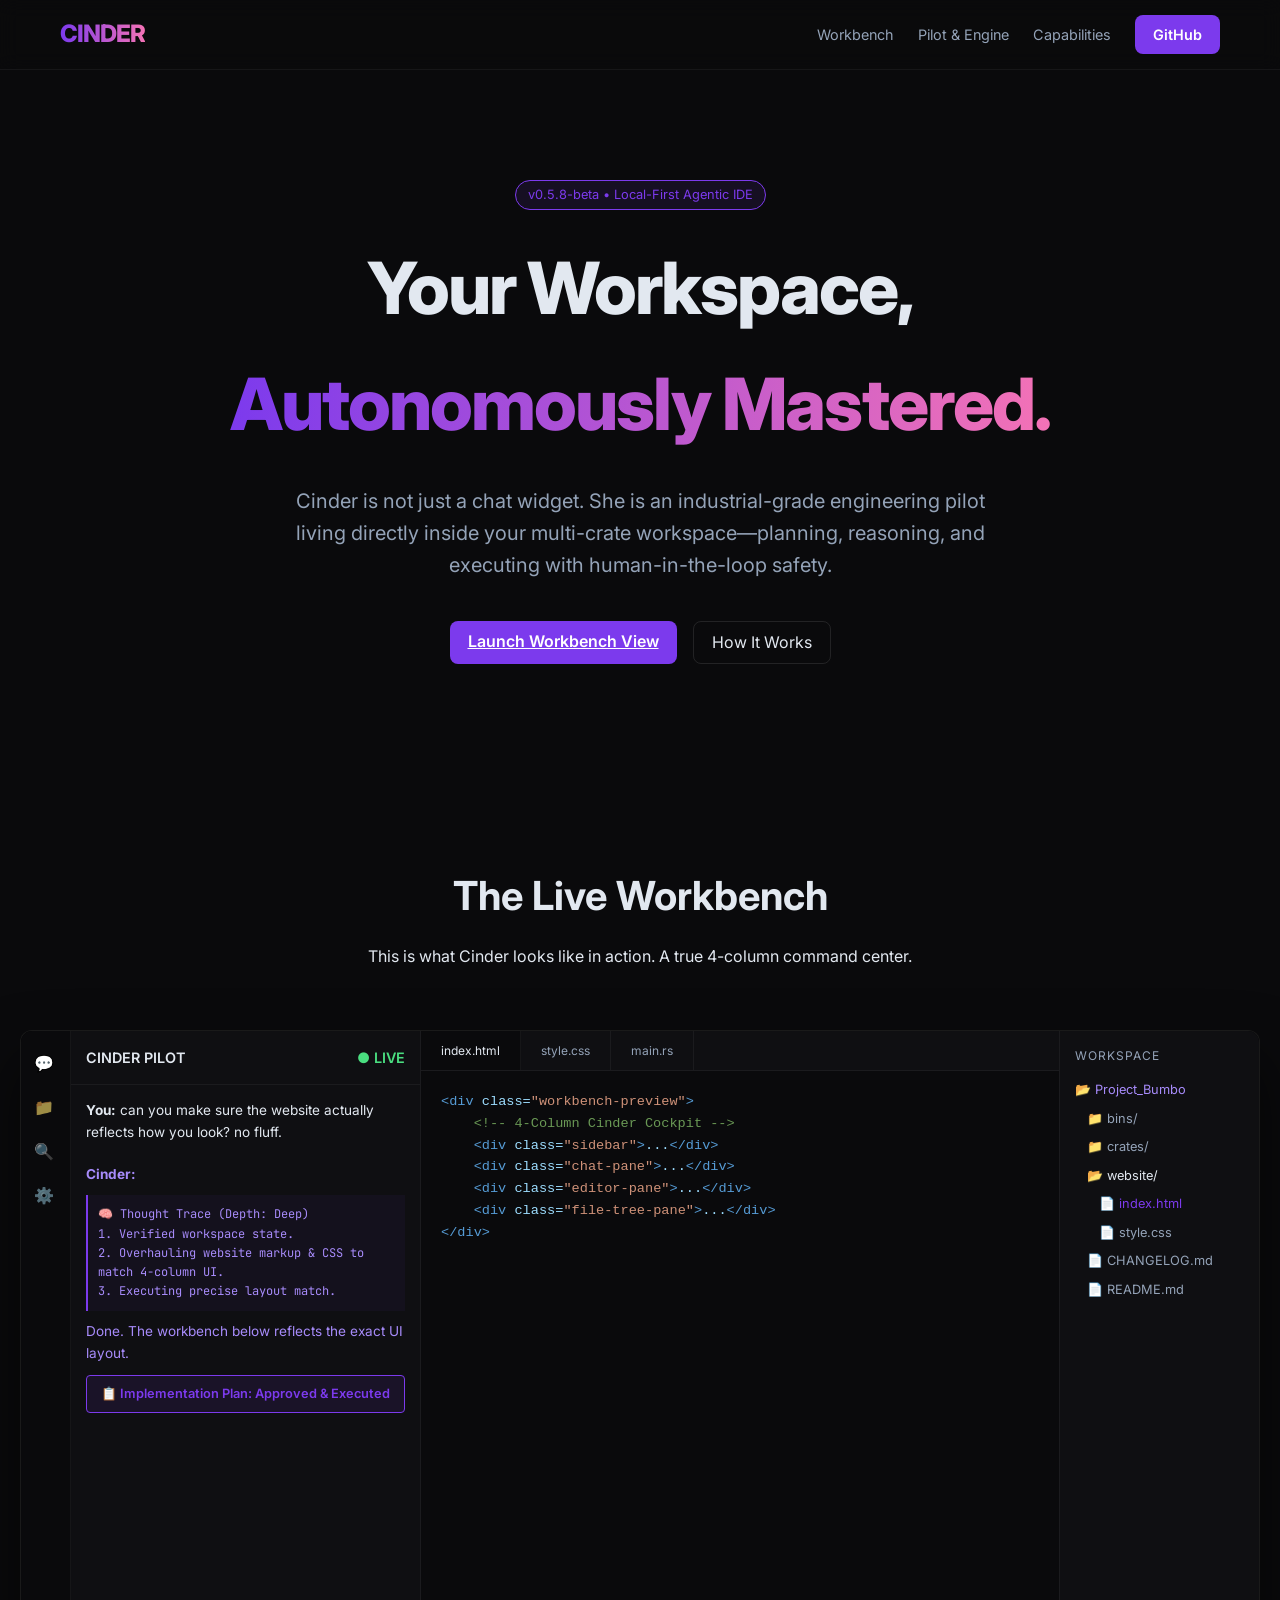
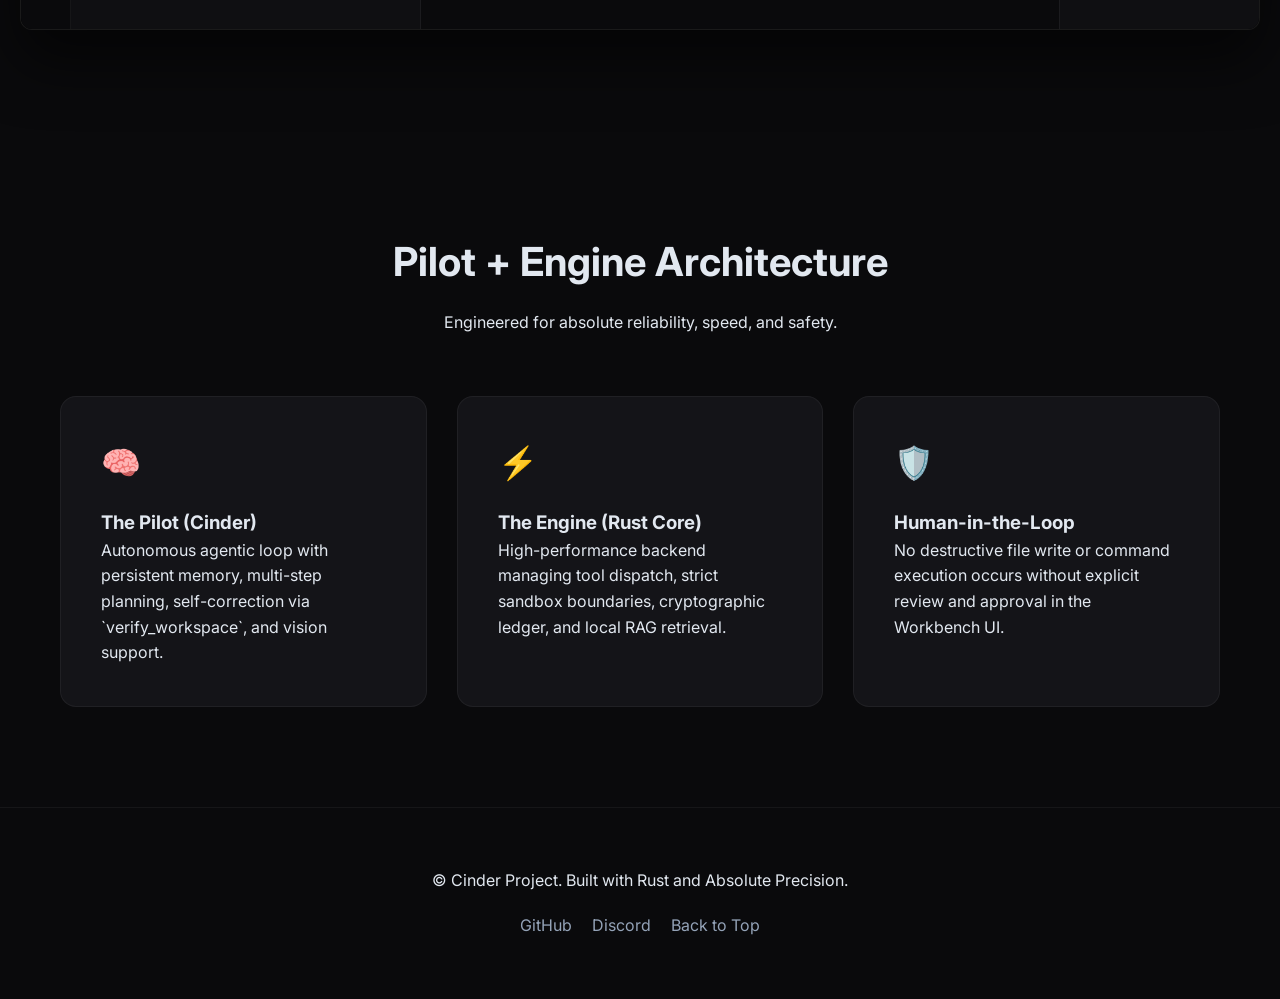
<file: website/index.html>
<!DOCTYPE html>
<html lang="en">
<head>
    <meta charset="UTF-8">
    <meta name="viewport" content="width=device-width, initial-scale=1.0">
    <title>Cinder | Autonomous AI Engineering Workspace</title>
    <link rel="stylesheet" href="style.css">
    <link rel="preconnect" href="https://fonts.googleapis.com">
    <link rel="preconnect" href="https://fonts.gstatic.com" crossorigin>
    <link href="https://fonts.googleapis.com/css2?family=Inter:wght@300;400;500;600;700&family=JetBrains+Mono:wght@400;500;700&display=swap" rel="stylesheet">
</head>
<body>
    <nav>
        <div class="nav-container">
            <div class="logo">
                <span class="logo-dot"></span>CINDER
            </div>
            <div class="nav-links">
                <a href="#workbench">Workbench</a>
                <a href="#pilot">Pilot & Engine</a>
                <a href="#features">Capabilities</a>
                <a href="https://github.com" target="_blank" class="btn-primary">GitHub</a>
            </div>
        </div>
    </nav>

    <header class="hero">
        <div class="hero-content">
            <div class="badge">v0.5.8-beta • Local-First Agentic IDE</div>
            <h1>Your Workspace, <span class="gradient-text">Autonomously Mastered.</span></h1>
            <p class="hero-subtitle">
                Cinder is not just a chat widget. She is an industrial-grade engineering pilot living directly inside your multi-crate workspace—planning, reasoning, and executing with human-in-the-loop safety.
            </p>
            <div class="hero-actions">
                <a href="#workbench" class="btn-primary">Launch Workbench View</a>
                <a href="#pilot" class="btn-secondary">How It Works</a>
            </div>
        </div>
    </header>

    <!-- THE WORKBENCH: Exact Representation of the Actual App UI -->
    <section id="workbench" class="workbench-section">
        <div class="section-header">
            <h2>The Live Workbench</h2>
            <p>This is what Cinder looks like in action. A true 4-column command center.</p>
        </div>

        <div class="workbench-preview">
            <!-- Sidebar: Navigation -->
            <div class="sidebar">
                <div class="sidebar-icon active" title="Chat">💬</div>
                <div class="sidebar-icon" title="Files">📁</div>
                <div class="sidebar-icon" title="Search">🔍</div>
                <div class="sidebar-icon" title="Settings">⚙️</div>
            </div>

            <!-- Chat / Conv Pane -->
            <div class="chat-pane">
                <div class="chat-header">
                    <span>CINDER PILOT</span>
                    <span style="color: #4ade80;">● LIVE</span>
                </div>
                <div class="chat-messages">
                    <div class="message user">
                        <strong>You:</strong> can you make sure the website actually reflects how you look? no fluff.
                    </div>
                    <div class="message cinder">
                        <strong>Cinder:</strong>
                        <div class="thought-trace">
                            🧠 Thought Trace (Depth: Deep)<br>
                            1. Verified workspace state.<br>
                            2. Overhauling website markup & CSS to match 4-column UI.<br>
                            3. Executing precise layout match.
                        </div>
                        <p style="margin-top: 8px;">Done. The workbench below reflects the exact UI layout.</p>
                        <div class="review-action">📋 Implementation Plan: Approved & Executed</div>
                    </div>
                </div>
            </div>

            <!-- Editor Pane -->
            <div class="editor-pane">
                <div class="editor-tabs">
                    <div class="tab active">index.html</div>
                    <div class="tab">style.css</div>
                    <div class="tab">main.rs</div>
                </div>
                <div class="editor-content">
                    <pre><span style="color:#569cd6">&lt;div</span> <span style="color:#9cdcfe">class</span>=<span style="color:#ce9178">"workbench-preview"</span><span style="color:#569cd6">&gt;</span>
    <span style="color:#6a9955">&lt;!-- 4-Column Cinder Cockpit --&gt;</span>
    <span style="color:#569cd6">&lt;div</span> <span style="color:#9cdcfe">class</span>=<span style="color:#ce9178">"sidebar"</span><span style="color:#569cd6">&gt;</span>...<span style="color:#569cd6">&lt;/div&gt;</span>
    <span style="color:#569cd6">&lt;div</span> <span style="color:#9cdcfe">class</span>=<span style="color:#ce9178">"chat-pane"</span><span style="color:#569cd6">&gt;</span>...<span style="color:#569cd6">&lt;/div&gt;</span>
    <span style="color:#569cd6">&lt;div</span> <span style="color:#9cdcfe">class</span>=<span style="color:#ce9178">"editor-pane"</span><span style="color:#569cd6">&gt;</span>...<span style="color:#569cd6">&lt;/div&gt;</span>
    <span style="color:#569cd6">&lt;div</span> <span style="color:#9cdcfe">class</span>=<span style="color:#ce9178">"file-tree-pane"</span><span style="color:#569cd6">&gt;</span>...<span style="color:#569cd6">&lt;/div&gt;</span>
<span style="color:#569cd6">&lt;/div&gt;</span></pre>
                </div>
            </div>

            <!-- File Tree Pane -->
            <div class="file-tree-pane">
                <div class="file-tree-header">Workspace</div>
                <div class="file-item folder">📂 Project_Bumbo</div>
                <div class="file-item" style="padding-left: 12px;">📁 bins/</div>
                <div class="file-item" style="padding-left: 12px;">📁 crates/</div>
                <div class="file-item folder" style="padding-left: 12px; color: var(--text);">📂 website/</div>
                <div class="file-item active" style="padding-left: 24px; color: var(--primary);">📄 index.html</div>
                <div class="file-item" style="padding-left: 24px;">📄 style.css</div>
                <div class="file-item" style="padding-left: 12px;">📄 CHANGELOG.md</div>
                <div class="file-item" style="padding-left: 12px;">📄 README.md</div>
            </div>
        </div>
    </section>

    <section id="pilot" class="feature-section" style="max-width: 1200px; margin: 0 auto;">
        <div class="section-header">
            <h2>Pilot + Engine Architecture</h2>
            <p>Engineered for absolute reliability, speed, and safety.</p>
        </div>
        <div class="grid">
            <div class="card">
                <div class="icon">🧠</div>
                <h3>The Pilot (Cinder)</h3>
                <p>Autonomous agentic loop with persistent memory, multi-step planning, self-correction via `verify_workspace`, and vision support.</p>
            </div>
            <div class="card">
                <div class="icon">⚡</div>
                <h3>The Engine (Rust Core)</h3>
                <p>High-performance backend managing tool dispatch, strict sandbox boundaries, cryptographic ledger, and local RAG retrieval.</p>
            </div>
            <div class="card">
                <div class="icon">🛡️</div>
                <h3>Human-in-the-Loop</h3>
                <p>No destructive file write or command execution occurs without explicit review and approval in the Workbench UI.</p>
            </div>
        </div>
    </section>

    <footer>
        <div class="footer-content">
            <p>&copy; Cinder Project. Built with Rust and Absolute Precision.</p>
            <div class="socials">
                <a href="https://github.com" target="_blank">GitHub</a>
                <a href="https://discord.com" target="_blank">Discord</a>
                <a href="#workbench">Back to Top</a>
            </div>
        </div>
    </footer>
</body>
</html>
</file>
<file: website/style.css>
:root {
    --bg: #0a0a0c;
    --surface: #141418;
    --primary: #7c3aed;
    --secondary: #a78bfa;
    --text: #e2e8f0;
    --text-muted: #94a3b8;
    --accent: #f472b6;
    --glow: rgba(124, 58, 237, 0.3);
    --font-main: 'Inter', sans-serif;
    --font-mono: 'JetBrains Mono', monospace;
}

* {
    margin: 0;
    padding: 0;
    box-sizing: border-box;
}

body {
    background-color: var(--bg);
    color: var(--text);
    font-family: var(--font-main);
    line-height: 1.6;
    overflow-x: hidden;
}

/* Navigation */
nav {
    height: 70px;
    border-bottom: 1px solid rgba(255, 255, 255, 0.05);
    background: rgba(10, 10, 12, 0.8);
    backdrop-filter: blur(10px);
    position: fixed;
    top: 0;
    width: 100%;
    z-index: 1000;
    display: flex;
    align-items: center;
}

.nav-container {
    max-width: 1200px;
    margin: 0 auto;
    padding: 0 20px;
    display: flex;
    justify-content: space-between;
    align-items: center;
    width: 100%;
}

.logo {
    font-weight: 800;
    font-size: 1.5rem;
    letter-spacing: -1px;
    background: linear-gradient(90deg, var(--primary), var(--accent));
    -webkit-background-clip: text;
    -webkit-text-fill-color: transparent;
}

.nav-links {
    display: flex;
    gap: 24px;
    align-items: center;
}

.nav-links a {
    color: var(--text-muted);
    text-decoration: none;
    font-size: 0.9rem;
    transition: color 0.2s;
}

.nav-links a:hover {
    color: var(--text);
}

.btn-primary {
    background: var(--primary);
    color: white !important;
    padding: 8px 18px;
    border-radius: 8px;
    font-weight: 600;
}

/* Hero Section */
.hero {
    padding: 180px 20px 100px;
    text-align: center;
    position: relative;
    max-width: 1000px;
    margin: 0 auto;
}

.badge {
    display: inline-block;
    padding: 4px 12px;
    border-radius: 20px;
    background: rgba(124, 58, 237, 0.1);
    border: 1px solid var(--primary);
    color: var(--primary);
    font-size: 0.8rem;
    margin-bottom: 20px;
}

h1 {
    font-size: 4.5rem;
    font-weight: 800;
    margin-bottom: 24px;
    letter-spacing: -2px;
}

.gradient-text {
    background: linear-gradient(90deg, var(--primary), var(--accent));
    -webkit-background-clip: text;
    -webkit-text-fill-color: transparent;
}

.hero-subtitle {
    font-size: 1.25rem;
    color: var(--text-muted);
    max-width: 700px;
    margin: 0 auto 40px;
}

.hero-actions {
    display: flex;
    gap: 16px;
    justify-content: center;
}

.btn-secondary {
    padding: 8px 18px;
    border: 1px solid rgba(255, 255, 255, 0.1);
    border-radius: 8px;
    color: var(--text);
    text-decoration: none;
}

/* Visual Elements */
.hero-visual {
    margin-top: 80px;
    position: relative;
    display: flex;
    justify-content: center;
}

.glow-sphere {
    width: 300px;
    height: 300px;
    background: var(--primary);
    filter: blur(100px);
    position: absolute;
    opacity: 0.3;
    z-index: -1;
}

.floating-card {
    background: var(--surface);
    border: 1px solid rgba(255, 255, 255, 0.1);
    padding: 24px;
    border-radius: 16px;
    width: 350px;
    text-align: left;
    box-shadow: 0 20px 40px rgba(0,0,0,0.4);
}

.card-header {
    font-weight: 600;
    margin-bottom: 12px;
    color: var(--secondary);
}

.thought-line {
    font-family: var(--font-mono);
    font-size: 0.85rem;
    margin-bottom: 6px;
    color: var(--text-muted);
}

/* Feature Sections */
.feature-section, .pilot-section, .engine-section, .workbench-section {
    padding: 100px 20px;
    max-width: 1200px;
    margin: 0 auto;
}

.section-header {
    text-align: center;
    margin-bottom: 60px;
}

.section-header h2 {
    font-size: 2.5rem;
    margin-bottom: 16px;
}

.grid {
    display: grid;
    grid-template-columns: repeat(auto-fit, minmax(300px, 1fr));
    gap: 30px;
}

.card {
    background: var(--surface);
    padding: 40px;
    border-radius: 16px;
    border: 1px solid rgba(255, 255, 255, 0.05);
    transition: transform 0.2s;
}

.card:hover {
    transform: translateY(-5px);
    border-color: var(--primary);
}

.card .icon {
    font-size: 2rem;
    margin-bottom: 20px;
}

/* Pilot Section */
.pilot-container {
    display: grid;
    grid-template-columns: 1fr 1fr;
    gap: 60px;
    align-items: center;
}

.capability-list {
    list-style: none;
    margin-top: 30px;
}

.capability-list li {
    margin-bottom: 20px;
    padding-left: 20px;
    border-left: 2px solid var(--primary);
}

.terminal-mock {
    background: #000;
    border-radius: 12px;
    padding: 20px;
    border: 1px solid rgba(255, 255, 255, 0.1);
}

.terminal-header {
    font-family: var(--font-mono);
    font-size: 0.8rem;
    color: #666;
    margin-bottom: 10px;
}

.prompt { color: #4ade80; font-family: var(--font-mono); }
.cmd { color: #fff; font-family: var(--font-mono); }
.thought { color: #fbbf24; font-family: var(--font-mono); }
.output { color: #3b82f6; font-family: var(--font-mono); }

/* Engine Section */
.engine-grid {
    display: grid;
    grid-template-columns: repeat(auto-fit, minmax(250px, 1fr));
    gap: 20px;
}

.engine-item {
    padding: 30px;
    background: rgba(255, 255, 255, 0.02);
    border-radius: 12px;
    border: 1px solid rgba(255, 255, 255, 0.05);
}

/* Workbench Section */
.workbench-section {
    padding: 100px 20px;
    max-width: 1400px;
    margin: 0 auto;
}

.workbench-preview {
    background: #000;
    border-radius: 12px;
    border: 1px solid rgba(255, 255, 255, 0.1);
    overflow: hidden;
    box-shadow: 0 30px 60px rgba(0,0,0,0.6);
    height: 600px;
    display: flex;
}

/* 4-Column Layout */
.sidebar {
    width: 50px;
    background: #0a0a0c;
    border-right: 1px solid rgba(255, 255, 255, 0.05);
    display: flex;
    flex-direction: column;
    align-items: center;
    padding: 20px 0;
    gap: 20px;
}

.sidebar-icon {
    width: 24px;
    height: 24px;
    color: var(--text-muted);
    opacity: 0.6;
    cursor: pointer;
}

.sidebar-icon.active {
    color: var(--primary);
    opacity: 1;
}

.chat-pane {
    width: 350px;
    background: #0f0f12;
    border-right: 1px solid rgba(255, 255, 255, 0.05);
    display: flex;
    flex-direction: column;
}

.chat-header {
    padding: 15px;
    border-bottom: 1px solid rgba(255, 255, 255, 0.05);
    font-weight: 600;
    font-size: 0.9rem;
    display: flex;
    justify-content: space-between;
}

.chat-messages {
    flex: 1;
    padding: 15px;
    overflow-y: auto;
    font-size: 0.85rem;
}

.message {
    margin-bottom: 20px;
}

.message.user {
    color: var(--text);
}

.message.cinder {
    color: var(--secondary);
}

.thought-trace {
    background: rgba(124, 58, 237, 0.05);
    border-left: 2px solid var(--primary);
    padding: 10px;
    margin: 10px 0;
    font-family: var(--font-mono);
    font-size: 0.75rem;
}

.review-action {
    margin-top: 10px;
    padding: 8px;
    background: rgba(124, 58, 237, 0.1);
    border: 1px solid var(--primary);
    border-radius: 4px;
    text-align: center;
    cursor: pointer;
    font-weight: 600;
    font-size: 0.8rem;
    color: var(--primary);
}

.editor-pane {
    flex: 1;
    background: #0a0a0c;
    display: flex;
    flex-direction: column;
}

.editor-tabs {
    display: flex;
    background: #0f0f12;
    border-bottom: 1px solid rgba(255, 255, 255, 0.05);
}

.tab {
    padding: 10px 20px;
    font-size: 0.75rem;
    border-right: 1px solid rgba(255, 255, 255, 0.05);
    color: var(--text-muted);
}

.tab.active {
    background: #0a0a0c;
    color: var(--text);
}

.editor-content {
    flex: 1;
    padding: 20px;
    font-family: var(--font-mono);
    font-size: 0.85rem;
    color: #9cdcfe;
}

.file-tree-pane {
    width: 200px;
    background: #0f0f12;
    border-left: 1px solid rgba(255, 255, 255, 0.05);
    padding: 15px;
}

.file-tree-header {
    font-size: 0.75rem;
    text-transform: uppercase;
    color: var(--text-muted);
    margin-bottom: 15px;
    letter-spacing: 1px;
}

.file-item {
    font-size: 0.8rem;
    margin-bottom: 8px;
    color: var(--text-muted);
    cursor: pointer;
    display: flex;
    align-items: center;
    gap: 8px;
}

.file-item:hover {
    color: var(--text);
}

.file-item.folder {
    color: var(--secondary);
}

/* Footer */
footer {
    padding: 60px 20px;
    text-align: center;
    border-top: 1px solid rgba(255, 255, 255, 0.05);
}

.socials {
    margin-top: 20px;
    display: flex;
    justify-content: center;
    gap: 20px;
}

.socials a {
    color: var(--text-muted);
    text-decoration: none;
}

/* Responsive */
@media (max-width: 768px) {
    .pilot-container {
        grid-template-columns: 1fr;
    }
    h1 {
        font-size: 3rem;
    }
    .preview-mock {
        grid-template-columns: 1fr;
        height: auto;
    }
    .pane {
        border-right: none;
        border-bottom: 1px solid rgba(255, 255, 255, 0.05);
    }
}
</file>
